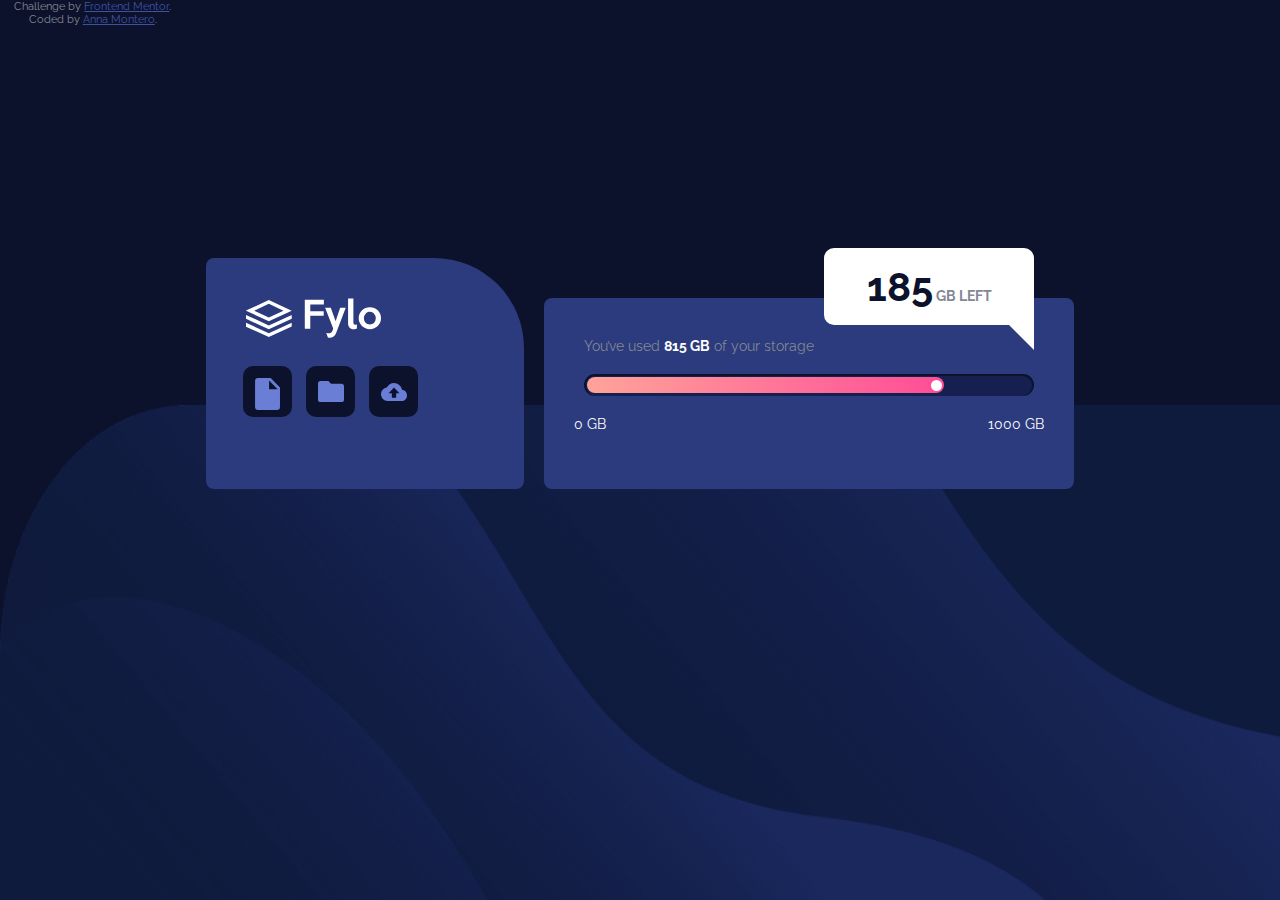
<file: 01-fylo-data-storage-component--completed/index.html>
<!DOCTYPE html>
<html lang="en">
  <head>
    <meta charset="UTF-8" />
    <meta name="viewport" content="width=device-width, initial-scale=1.0" />
    <!-- displays site properly based on user's device -->
    <link
      rel="icon"
      type="image/png"
      sizes="32x32"
      href="./images/favicon-32x32.png"
    />
    <link
      href="https://fonts.googleapis.com/css2?family=Raleway&display=swap"
      rel="stylesheet"
    />
    <title>Frontend Mentor | Fylo data storage component</title>
    <link rel="stylesheet" href="styles.css" />
  </head>
  <body>
    <div class="container">
      <img class="bg-bottom" src="images/bg-desktop.png" alt="" />
      <div class="fylo-container">
        <img id="logo" src="images/logo.svg" alt="" />
        <br />
        <div class="btn-container">
          <div class="btn">
            <img class="icons" src="images/icon-document.svg" alt="" />
          </div>
          <div class="btn">
            <img class="icons" src="images/icon-folder.svg" alt="" />
          </div>
          <div class="btn">
            <img class="icons" src="images/icon-upload.svg" alt="" />
          </div>
        </div>
      </div>
      <div class="storage-container">
        You’ve used <span class="storage">815 GB</span> of your storage
        <div id="storage-bar">
          <div id="storage-bar-fill">
            <div id="circle"></div>
          </div>
        </div>
        <span class="left-aligned">0 GB </span>
        <span class="right-aligned">1000 GB</span>
      </div>
      <div class="storage-remaining">
        <span class="storage-remaining-number">185</span> GB LEFT
      </div>

      <div class="attribution">
        Challenge by
        <a href="https://www.frontendmentor.io?ref=challenge" target="_blank"
          >Frontend Mentor</a
        >. Coded by <a href="#">Anna Montero</a>.
      </div>
    </div>
  </body>
</html>
</file>
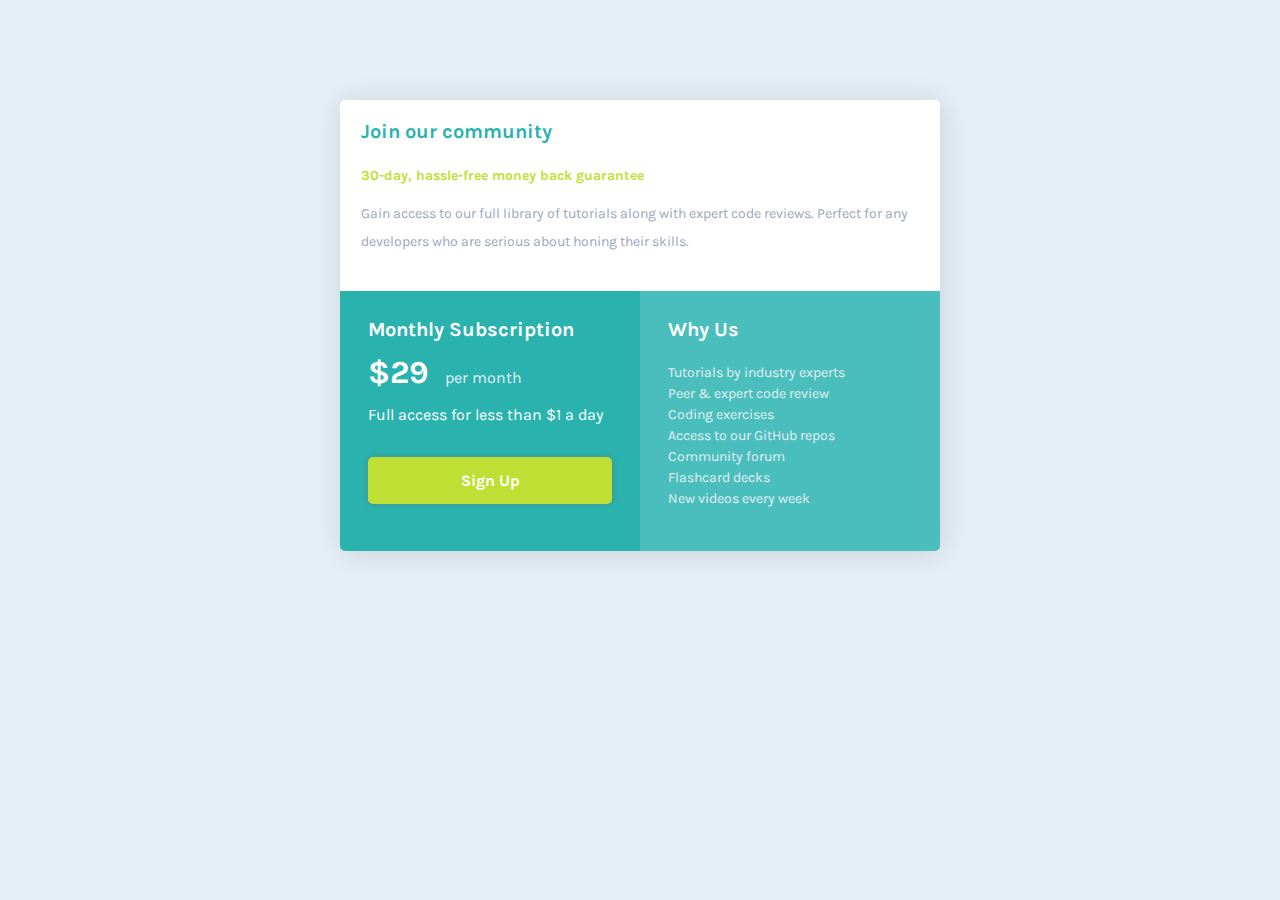
<file: 02-single-price-grid-component-master--completed/index.html>
<!DOCTYPE html>
<html lang="en">
  <head>
    <meta charset="UTF-8" />
    <meta name="viewport" content="width=device-width, initial-scale=1.0" />
    <!-- displays site properly based on user's device -->

    <link
      rel="icon"
      type="image/png"
      sizes="32x32"
      href="./images/favicon-32x32.png"
    />
    <link rel="preconnect" href="https://fonts.gstatic.com" />
    <link
      href="https://fonts.googleapis.com/css2?family=Karla:wght@400;700&display=swap"
      rel="stylesheet"
    />
    <link rel="stylesheet" href="style.css" />

    <title>Frontend Mentor | Single Price Grid Component</title>

    <!-- Feel free to remove these styles or customise in your own stylesheet 👍 -->
    <style>
      .attribution {
        font-size: 11px;
        text-align: center;
      }
      .attribution a {
        color: hsl(228, 45%, 44%);
      }
    </style>
  </head>
  <body>
    <main class="main">
      <div class="main__top container">
        <div class="col">
          <div class="top__text">
            <h2 class="title title--color">Join our community</h2>
            <h3 class="subtitle">30-day, hassle-free money back guarantee</h3>
            <p class="description description--top">
              Gain access to our full library of tutorials along with expert
              code reviews. Perfect for any developers who are serious about
              honing their skills.
            </p>
          </div>
        </div>
      </div>
      <div class="main__mid container">
        <div class="col">
          <div class="mid__text text--white">
            <h2 class="title">Monthly Subscription</h2>
            <h3 class="subtitle subtitle--mid-text">
              <span class="price">&dollar;29</span> per month
            </h3>
            <p class="description description--mid">
              Full access for less than &dollar;1 a day
            </p>
          </div>
          <a href="" class="btn">Sign Up</a>
        </div>
      </div>
      <div class="main__bottom container">
        <div class="col">
          <div class="bottom__text text--white">
            <h2 class="title">Why Us</h2>
            <ul class="description list">
              <li class="list-item">Tutorials by industry experts</li>
              <li class="list-item">Peer &amp; expert code review</li>
              <li class="list-item">Coding exercises</li>
              <li class="list-item">Access to our GitHub repos</li>
              <li class="list-item">Community forum</li>
              <li class="list-item">Flashcard decks</li>
              <li class="list-item">New videos every week</li>
            </ul>
          </div>
        </div>
      </div>
    </main>

    <footer>
      <p class="attribution">
        Challenge by
        <a href="https://www.frontendmentor.io?ref=challenge" target="_blank"
          >Frontend Mentor</a
        >. Coded by <a href="#">Anna Montero</a>.
      </p>
    </footer>
  </body>
</html>
</file>
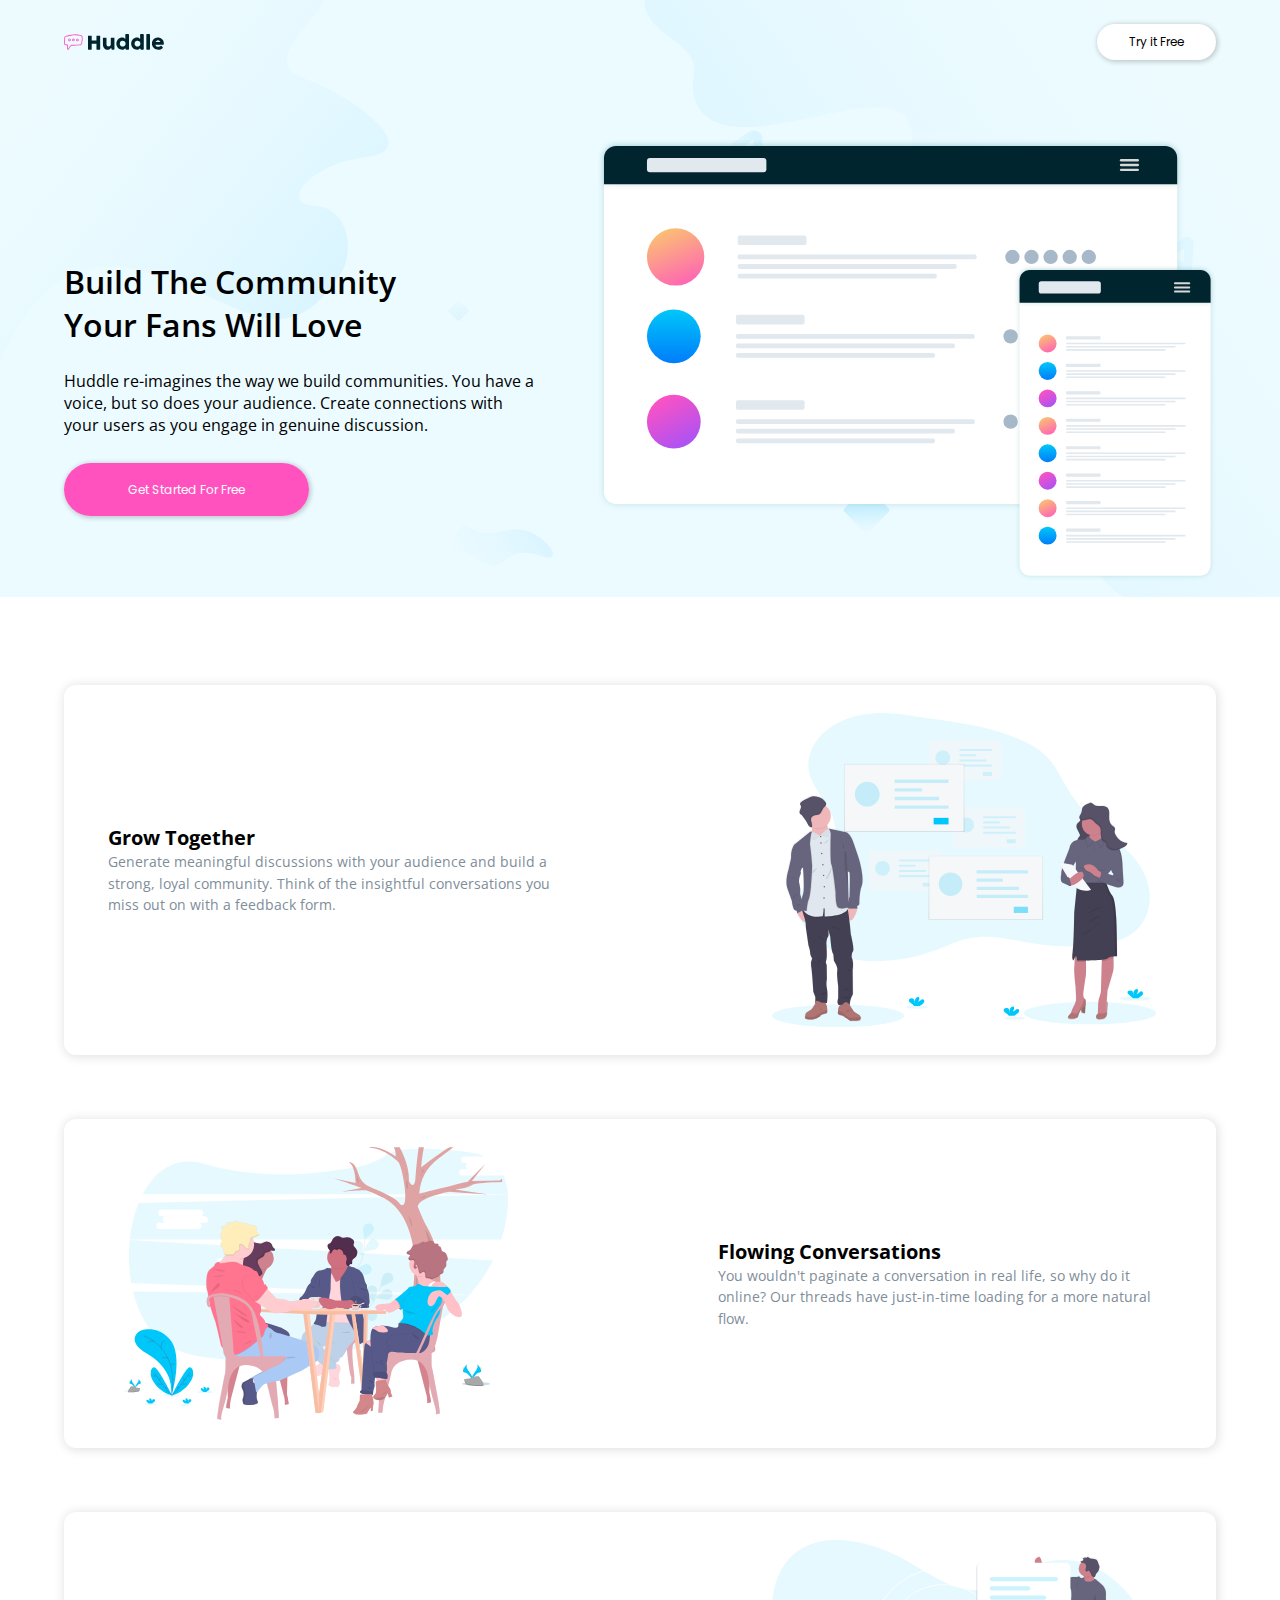
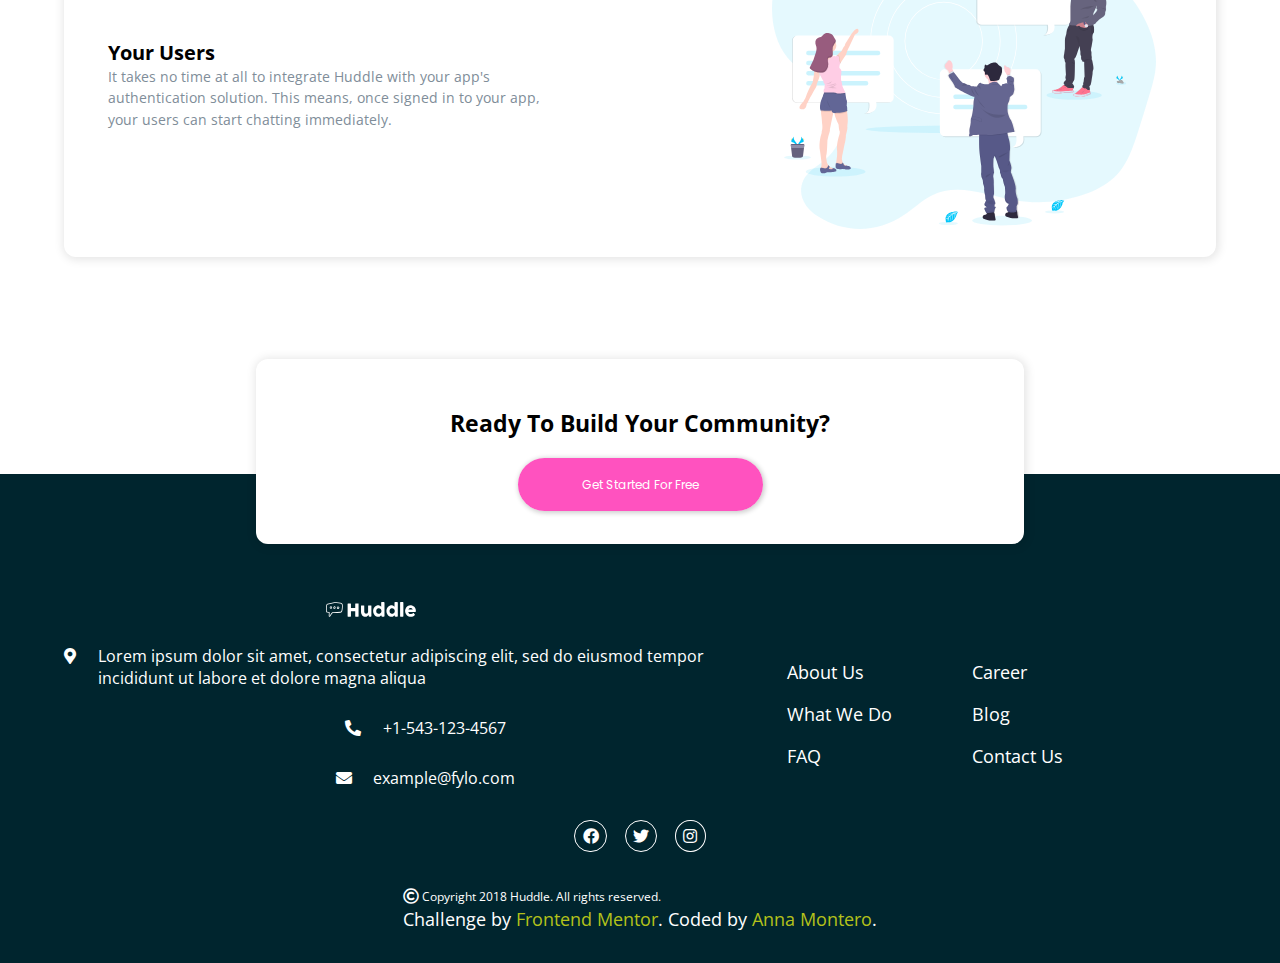
<file: 03-huddle-landing-page-with-alternating-feature-blocks--completed/index.html>
<!DOCTYPE html>
<html lang="en">
  <head>
    <meta charset="UTF-8" />
    <meta name="viewport" content="width=device-width, initial-scale=1.0" />
    <!-- displays site properly based on user's device -->
    <link
      rel="stylesheet"
      href="https://cdnjs.cloudflare.com/ajax/libs/font-awesome/5.15.2/css/all.min.css"
    />
    <link rel="preconnect" href="https://fonts.gstatic.com" />
    <link
      href="https://fonts.googleapis.com/css2?family=Open+Sans:wght@400;700&family=Poppins:wght@600&display=swap"
      rel="stylesheet"
    />
    <link
      rel="icon"
      type="image/png"
      sizes="32x32"
      href="./images/favicon-32x32.png"
    />

    <link rel="stylesheet" href="style.css">
    <title>
      Frontend Mentor | Fylo landing page with dark theme and features grid
    </title>

  </head>
  <body>
    <div class="hero">
      <div class="header container row">
        <img src="images/logo.svg" alt="" class="logo" />
        <a href="#" class="btn btn--white">Try it Free</a>
      </div>
      <div class="container">
        <div class="hero__text">
          <h1>Build The Community Your Fans Will Love</h1>
          <p>
            Huddle re-imagines the way we build communities. You have a voice,
            but so does your audience. Create connections with your users as you
            engage in genuine discussion.
          </p>
          <a href="#" class="btn btn--primary">Get Started For Free</a>
        </div>
        <img src="images/illustration-mockups.svg" alt="" class="img-mockup" />
      </div>
    </div>

    <main class="main container">
      <div class="card">
        <img src="images/illustration-grow-together.svg" alt="" class="img" />
        <div class="side__content">
          <div class="card__text">
            <h2>Grow Together</h2>
            <p>
              Generate meaningful discussions with your audience and build a
              strong, loyal community. Think of the insightful conversations you
              miss out on with a feedback form.
            </p>
        </div>
      </div>
      </div>
      <div class="card">
          <img
            src="images/illustration-flowing-conversation.svg"
            alt=""
            class="img"
          />
          <div class="side__content">
            <div class="card__text">
              <h2>Flowing Conversations</h2>
              <p>
                You wouldn't paginate a conversation in real life, so why do it
                online? Our threads have just-in-time loading for a more natural
                flow.
              </p>
            </div>
          </div>
        </div>
        <div class="card">
          <img src="images/illustration-your-users.svg" alt="" class="img" />
          <div class="side__content">
            <div class="card__text">
              <h2>Your Users</h2>
              <p>
                It takes no time at all to integrate Huddle with your app's
                authentication solution. This means, once signed in to your app,
                your users can start chatting immediately.
              </p>
            </div>
          </div>
        </div>
      </div>
      <div class="card card--bottom">
          <div class="card__text">
            <h2>Ready To Build Your Community?</h2>
            <a href="" class="btn btn--primary">Get Started For Free</a>
          </div>
        </div>
    </main>
    <footer class="footer">
      <div class="container">
        <div class="footer__text">
          <div class="col">
            <img src="images/logo-white.svg" alt="" class="logo--white" />
          </div>
          <div class="col location">
            <i class="fas fa-map-marker-alt"></i>
            <p>
              Lorem ipsum dolor sit amet, consectetur adipiscing elit, sed do
              eiusmod tempor incididunt ut labore et dolore magna aliqua
            </p>
          </div>
          <div class="col">
            <i class="fas fa-phone-alt"></i>
            <p>+1-543-123-4567</p>
          </div>
          <div class="col">
            <i class="fas fa-envelope"></i>
            <p>example@fylo.com</p>
          </div>

        </div>

          <nav class="nav">
            <ul class="nav__list">
              <li class="nav__item">About Us</li>
              <li class="nav__item">What We Do</li>
              <li class="nav__item">FAQ</li>
            </ul>
            <ul class="nav__list">
              <li class="nav__item">Career</li>
              <li class="nav__item">Blog</li>
              <li class="nav__item">Contact Us</li>
            </ul>
          </nav>



        </div>
      </div>
      <div class="social-icons container row">
        <i class="fab fa-facebook border--circle"></i>
        <i class="fab fa-twitter border--circle"></i>
        <i class="fab fa-instagram border--circle"></i>
      </div>

      <div class="other-info container">
        <div class="copyright">
          <p>
            <i class="far fa-copyright"></i
            ><span> Copyright 2018 Huddle. All rights reserved.</span>
          </p>

          <p class="attribution">
            Challenge by
            <a
              href="https://www.frontendmentor.io?ref=challenge"
              target="_blank"
              >Frontend Mentor</a
            >. Coded by <a href="#">Anna Montero</a>.
          </p>
        </div>
    </footer>
  </body>
</html>
</file>
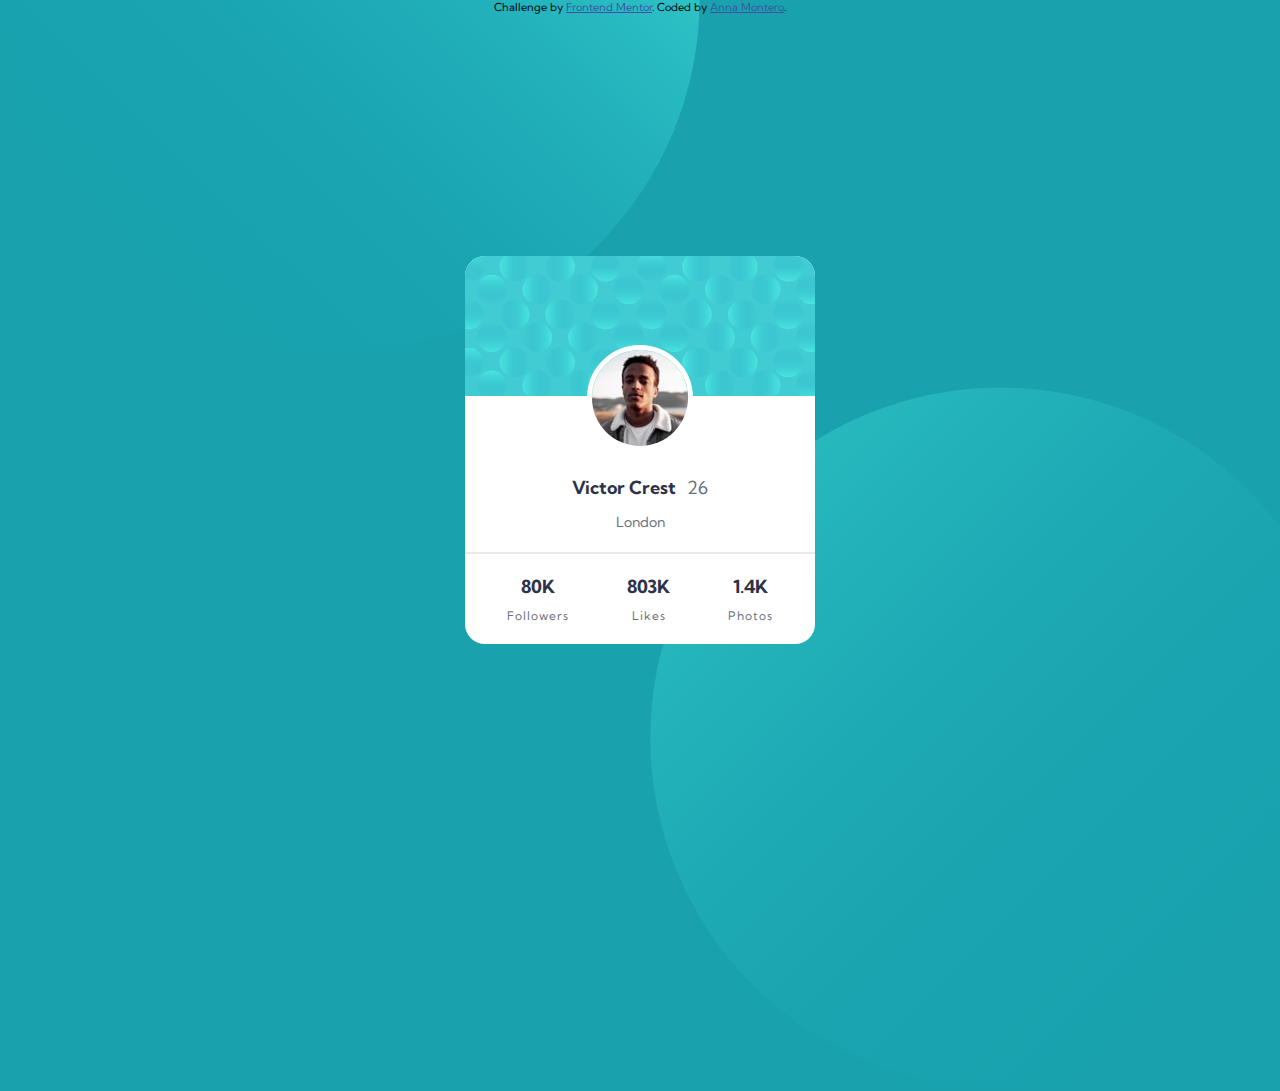
<file: 04-profile-card-component-main--completed/index.html>
<!DOCTYPE html>
<html lang="en">
  <head>
    <meta charset="UTF-8" />
    <meta name="viewport" content="width=device-width, initial-scale=1.0" />
    <!-- displays site properly based on user's device -->

    <link
      rel="icon"
      type="image/png"
      sizes="32x32"
      href="./images/favicon-32x32.png"
    />
    <link rel="preconnect" href="https://fonts.gstatic.com" />
    <link
      href="https://fonts.googleapis.com/css2?family=Kumbh+Sans:wght@400;700&display=swap"
      rel="stylesheet"
    />
    <link rel="stylesheet" href="style.css" />
    <title>Frontend Mentor | Profile card component</title>

    <!-- Feel free to remove these styles or customise in your own stylesheet 👍 -->
    <style></style>
  </head>
  <body>
    <div class="bg-img top-img">
      <img src="images/bg-pattern-top.svg" alt="" />
    </div>
    <div class="card">
      <img src="images/bg-pattern-card.svg" alt="" class="card__img" />
      <div class="card__main">
        <img src="images/image-victor.jpg" alt="" class="card__person__img" />
        <div class="container row">
          <div class="col">
            <div class="person-bio">
              <h3>Victor Crest <span class="person-age">26</span></h3>
            </div>
            <div class="person-city">London</div>
          </div>
        </div>
      </div>

      <div class="card__bottom">
        <div class="stats">
          <div class="container row">
            <div class="col">
              <h3>80K</h3>
              <p>Followers</p>
            </div>
            <div class="col">
              <h3>803K</h3>
              <p>Likes</p>
            </div>
            <div class="col">
              <h3>1.4K</h3>
              <p>Photos</p>
            </div>
          </div>
        </div>
      </div>
    </div>
    <div class="bg-img bottom-img">
      <img src="images/bg-pattern-bottom.svg" alt="" />
    </div>
    <!-- Attribution -->
    <div class="attribution">
      Challenge by
      <a href="https://www.frontendmentor.io?ref=challenge" target="_blank"
        >Frontend Mentor</a
      >. Coded by <a href="#">Anna Montero</a>.
    </div>
  </body>
</html>
</file>
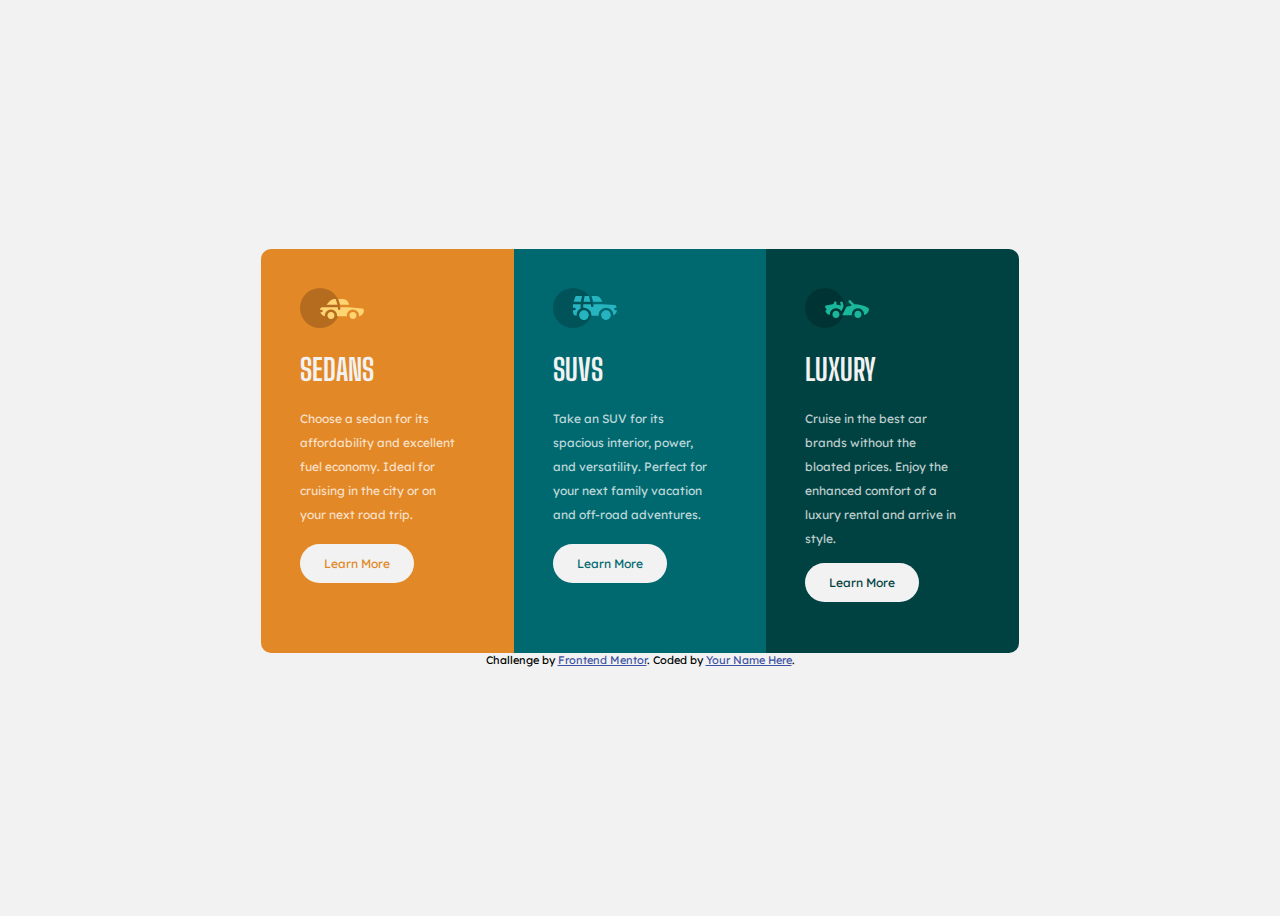
<file: 05-3-column-preview-card-component--completed/index.html>
<!DOCTYPE html>
<html lang="en">
  <head>
    <meta charset="UTF-8" />
    <meta name="viewport" content="width=device-width, initial-scale=1.0" />
    <!-- displays site properly based on user's device -->

    <link
      rel="icon"
      type="image/png"
      sizes="32x32"
      href="./images/favicon-32x32.png"
    />
    <link rel="preconnect" href="https://fonts.gstatic.com" />
    <link
      href="https://fonts.googleapis.com/css2?family=Big+Shoulders+Display:wght@700&family=Lexend+Deca&display=swap"
      rel="stylesheet"
    />
    <link rel="stylesheet" href="style.css" />

    <title>Frontend Mentor | 3-column preview card component</title>

    <!-- Feel free to remove these styles or customise in your own stylesheet 👍 -->
    <style>
      .attribution {
        font-size: 11px;
        text-align: center;
      }
      .attribution a {
        color: hsl(228, 45%, 44%);
      }
    </style>
  </head>
  <body>
    <div class="container row">
      <section class="section section--first">
        <div class="col">
          <img src="images/icon-sedans.svg" alt="" class="icon" />
          <h1 class="section__title">Sedans</h1>
          <p class="section__text">
            Choose a sedan for its affordability and excellent fuel economy.
            Ideal for cruising in the city or on your next road trip.
          </p>
          <a href="#" class="btn">Learn More</a>
        </div>
      </section>
      <section class="section section--second">
        <div class="col">
          <img src="images/icon-suvs.svg" alt="" class="icon" />
          <h1 class="section__title">SUVs</h1>
          <p class="section__text">
            Take an SUV for its spacious interior, power, and versatility.
            Perfect for your next family vacation and off-road adventures.
          </p>
          <a href="#" class="btn">Learn More</a>
        </div>
      </section>
      <section class="section section--third">
        <div class="col">
          <img src="images/icon-luxury.svg" alt="" class="icon" />
          <h1 class="section__title">Luxury</h1>
          <p class="section__text">
            Cruise in the best car brands without the bloated prices. Enjoy the
            enhanced comfort of a luxury rental and arrive in style.
          </p>
          <a href="#" class="btn">Learn More</a>
        </div>
      </section>
    </div>
  </body>
  <footer>
    <div class="attribution">
      Challenge by
      <a href="https://www.frontendmentor.io?ref=challenge" target="_blank"
        >Frontend Mentor</a
      >. Coded by <a href="#">Your Name Here</a>.
    </div>
  </footer>
</html>
</file>
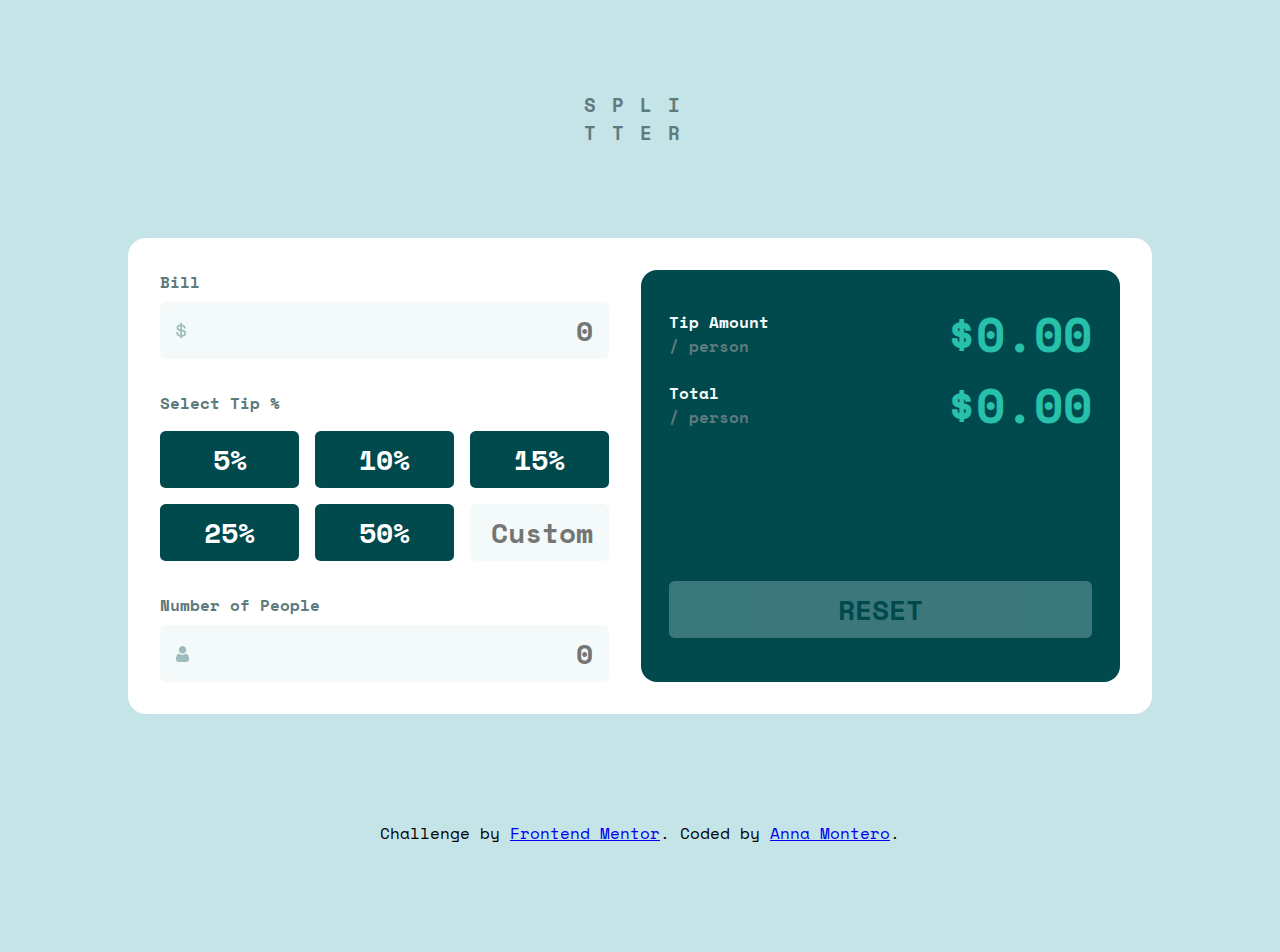
<file: 06-tip-calculator-app--completed/index.html>
<!DOCTYPE html>
<html lang="en">
  <head>
    <meta charset="UTF-8" />
    <meta name="viewport" content="width=device-width, initial-scale=1.0" />
    <!-- displays site properly based on user's device -->

    <link rel="icon" type="image/png" sizes="32x32" href="./images/favicon-32x32.png" />
    <link rel="preconnect" href="https://fonts.googleapis.com" />
    <link rel="preconnect" href="https://fonts.gstatic.com" crossorigin />
    <link href="https://fonts.googleapis.com/css2?family=Space+Mono:wght@400;700&display=swap" rel="stylesheet" />
    <title>Tip calculator app</title>
    <link rel="stylesheet" href="css/styles.css" />
  </head>
  <body>
    <h3 class="title">Spli</h3>
    <div class="card">
      <div class="flex">
        <div class="col col--input">
          <label class="input-label" for="bill">Bill</label>
          <div class="input-field" id="billContainer">
            <input class="input-field__input" type="number" id="bill" name="bill" placeholder="0" min="0" />
            <img src="images/icon-dollar.svg" alt="" />
          </div>
          <p>Select Tip %</p>
          <div class="grid wrapper">
            <button class="grid__input btn btn--tip" value="5">5%</button>
            <button class="grid__input btn btn--tip" value="10">10%</button>
            <button class="grid__input btn btn--tip" value="15">15%</button>
            <button class="grid__input btn btn--tip" value="25">25%</button>
            <button class="grid__input btn btn--tip" value="50">50%</button>
            <div class="input-field">
              <input class="grid__input input-field__input" id="input-tip" type="number" placeholder="Custom" min="0" />
            </div>
          </div>
          <label class="input-label" for="num-of-people">Number of People</label>
          <div class="input-field" id="numOfPeopleContainer">
            <input type="number" class="input-field__input" id="numOfPeople" name="num-of-people" placeholder="0" min="0" />
            <img src="images/icon-person.svg" alt="" />
          </div>
        </div>
        <div class="col col--dark result">
          <div class="result__content">
            <div class="col">
              <p class="result__label">Tip Amount</p>
              <h1 class="result__num" id="numTipAmount">0.00</h1>
            </div>
            <div class="col">
              <p class="result__label">Total</p>
              <h1 class="result__num" id="numTotal">0.00</h1>
            </div>
          </div>
          <button class="btn btn--reset" id="btnReset">Reset</button>
        </div>
      </div>
    </div>
    <div class="attribution">
      Challenge by
      <a href="https://www.frontendmentor.io?ref=challenge" target="_blank">Frontend Mentor</a>. Coded by <a href="https://github.com/Bluechai03">Anna Montero</a>.
    </div>

    <script src="script.js"></script>
  </body>
</html>
</file>
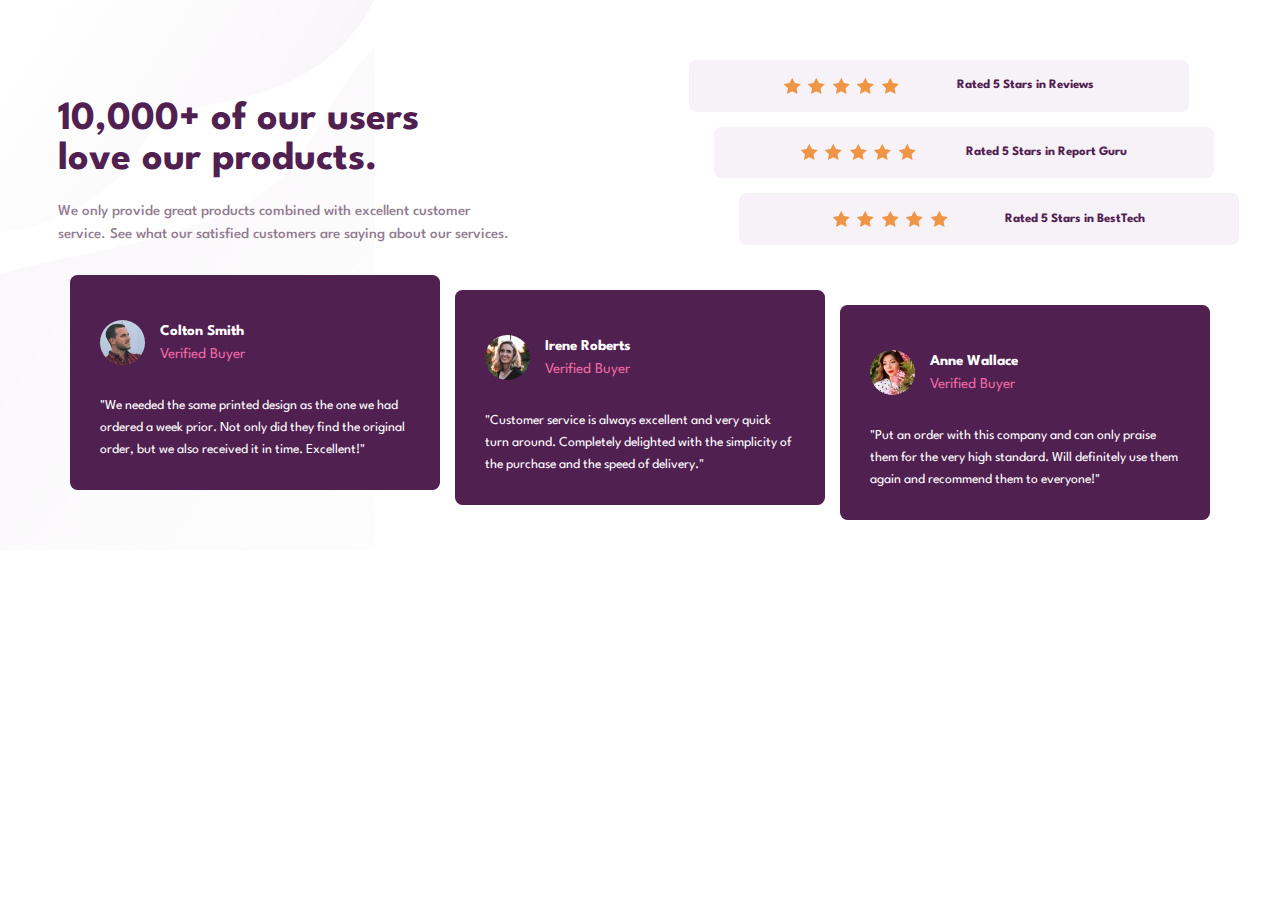
<file: 07-social-proof-section-master/index.html>
<!DOCTYPE html>
<html lang="en">
  <head>
    <meta charset="UTF-8" />
    <meta name="viewport" content="width=device-width, initial-scale=1.0" />
    <!-- displays site properly based on user's device -->

    <link rel="icon" type="image/png" sizes="32x32" href="./images/favicon-32x32.png" />
    <link rel="preconnect" href="https://fonts.googleapis.com" />
    <link rel="preconnect" href="https://fonts.gstatic.com" crossorigin />
    <link
      href="https://fonts.googleapis.com/css2?family=Spartan:wght@400;500;700&display=swap"
      rel="stylesheet"
    />
    <title>Frontend Mentor | Social proof section</title>
    <link rel="stylesheet" href="css/styles.css" />
  </head>
  <body>
    <img
      src="images/bg-pattern-top-mobile.svg"
      alt=""
      class="background-img background-img--top"
    />
    <div class="container">
      <section class="section section--left">
        <div class="section__content">
          <h1 class="title">10,000+ of our users love our products.</h1>
          <p class="description">
            We only provide great products combined with excellent customer service. See
            what our satisfied customers are saying about our services.
          </p>
        </div>
      </section>
      <section class="section section--right">
        <div class="rating rating--first">
          <div class="rating__stars">
            <img src="images/icon-star.svg" alt="" /><img
              src="images/icon-star.svg"
              alt=""
            /><img src="images/icon-star.svg" alt="" /><img
              src="images/icon-star.svg"
              alt=""
            /><img src="images/icon-star.svg" alt="" />
          </div>
          <p class="rating__description">Rated 5 Stars in Reviews</p>
        </div>
        <div class="rating rating--second">
          <div class="rating__stars">
            <img src="images/icon-star.svg" alt="" /><img
              src="images/icon-star.svg"
              alt=""
            /><img src="images/icon-star.svg" alt="" /><img
              src="images/icon-star.svg"
              alt=""
            /><img src="images/icon-star.svg" alt="" />
          </div>
          <p class="rating__description">Rated 5 Stars in Report Guru</p>
        </div>
        <div class="rating rating--third">
          <div class="rating__stars">
            <img src="images/icon-star.svg" alt="" /><img
              src="images/icon-star.svg"
              alt=""
            /><img src="images/icon-star.svg" alt="" /><img
              src="images/icon-star.svg"
              alt=""
            /><img src="images/icon-star.svg" alt="" />
          </div>
          <p class="rating__description">Rated 5 Stars in BestTech</p>
        </div>
      </section>
      <section class="section section--middle">
        <div class="card review review--first">
          <div class="review__profile">
            <img src="images/image-colton.jpg" alt="" class="review__img" />
            <h4 class="review__author">Colton Smith</h4>
          </div>
          <p class="review__description">
            "We needed the same printed design as the one we had ordered a week prior. Not
            only did they find the original order, but we also received it in time.
            Excellent!"
          </p>
        </div>
        <div class="card review review--second">
          <div class="review__profile">
            <img src="images/image-irene.jpg" alt="" class="review__img" />
            <h4 class="review__author">Irene Roberts</h4>
          </div>
          <p class="review__description">
            "Customer service is always excellent and very quick turn around. Completely
            delighted with the simplicity of the purchase and the speed of delivery."
          </p>
        </div>
        <div class="card review review--third">
          <div class="review__profile">
            <img src="images/image-anne.jpg" alt="" class="review__img" />
            <h4 class="review__author">Anne Wallace</h4>
          </div>
          <p class="review__description">
            "Put an order with this company and can only praise them for the very high
            standard. Will definitely use them again and recommend them to everyone!"
          </p>
        </div>
      </section>
      <!-- <div class="attribution">
        Challenge by
        <a href="https://www.frontendmentor.io?ref=challenge" target="_blank"
          >Frontend Mentor</a
        >. Coded by <a href="#">Your Name Here</a>.
      </div> -->
    </div>
    <img
      src="images/bg-pattern-bottom-mobile.svg"
      alt=""
      class="background-img background-img--bottom"
    />
  </body>
</html>
</file>
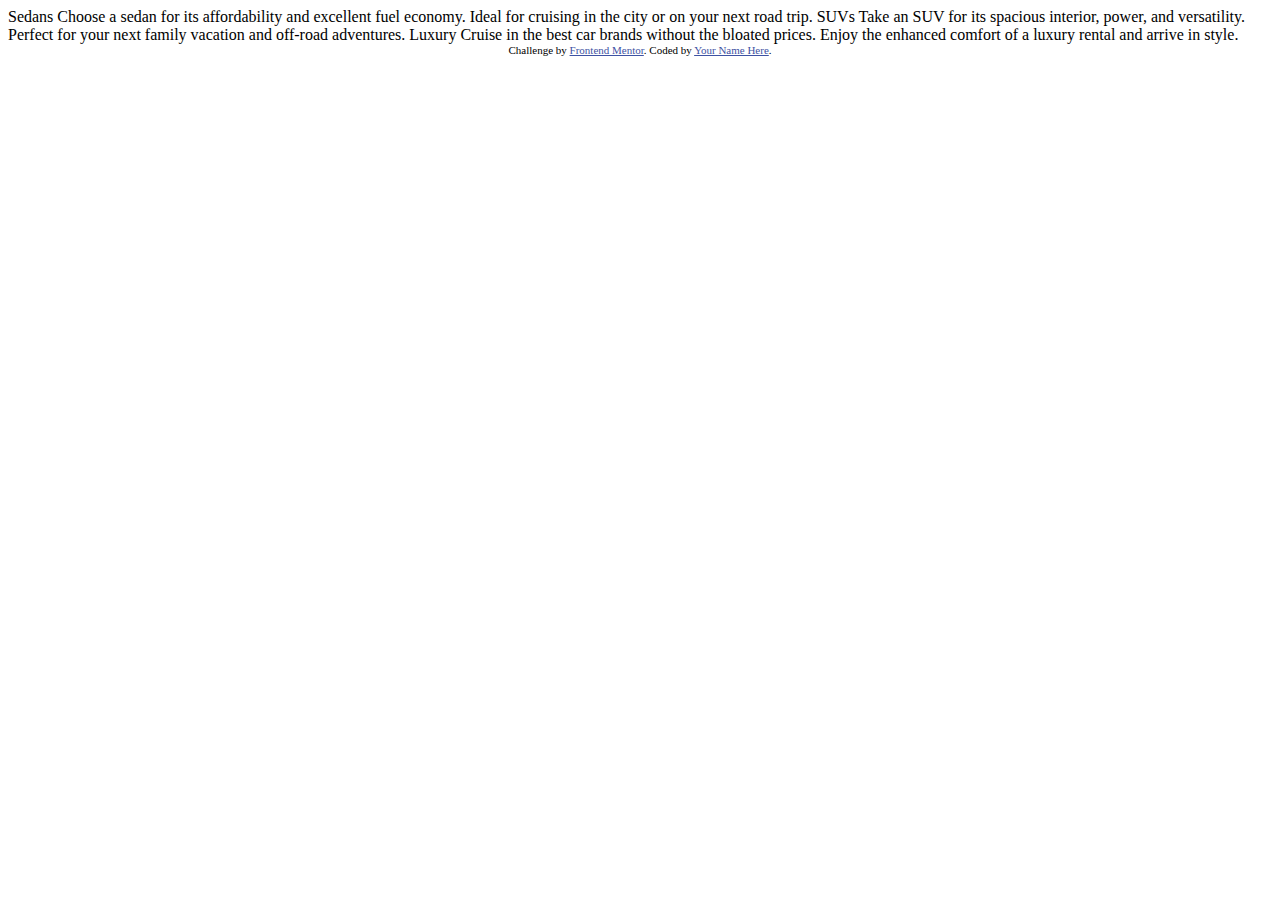
<file: 3-column-preview-card-component-main/index.html>
<!DOCTYPE html>
<html lang="en">
<head>
  <meta charset="UTF-8">
  <meta name="viewport" content="width=device-width, initial-scale=1.0"> <!-- displays site properly based on user's device -->

  <link rel="icon" type="image/png" sizes="32x32" href="./images/favicon-32x32.png">
  
  <title>Frontend Mentor | 3-column preview card component</title>

  <!-- Feel free to remove these styles or customise in your own stylesheet 👍 -->
  <style>
    .attribution { font-size: 11px; text-align: center; }
    .attribution a { color: hsl(228, 45%, 44%); }
  </style>
</head>
<body>
  
  Sedans
  Choose a sedan for its affordability and excellent fuel economy. Ideal for cruising in the city 
  or on your next road trip.

  SUVs
  Take an SUV for its spacious interior, power, and versatility. Perfect for your next family vacation 
  and off-road adventures.

  Luxury
  Cruise in the best car brands without the bloated prices. Enjoy the enhanced comfort of a luxury 
  rental and arrive in style.
  
  <div class="attribution">
    Challenge by <a href="https://www.frontendmentor.io?ref=challenge" target="_blank">Frontend Mentor</a>. 
    Coded by <a href="#">Your Name Here</a>.
  </div>
</body>
</html>
</file>
<file: 01-fylo-data-storage-component--completed/styles.css>
body {
  margin: 0;
  padding: 0;
  background-color: hsl(229, 57%, 11%);
  position: relative;
  width: 100vw;
  height: 100vh;
  color: hsl(229, 7%, 55%);
  font-family: "Raleway", sans-serif;
  font-weight: 400;
  text-align: center;
  font-size: 14px;
}

.container {
  width: 100%;
  height: 100%;
  position: relative;
  display: grid;
  grid-template-columns: 0.7fr 1.2fr 2fr 0.7fr;
  grid-template-rows: 0.8fr 1fr 1.5fr;
  grid-gap: 20px;
  grid-template: repeat(auto-fill, minmax(200px, 1fr));
}

.fylo-container {
  grid-area: 2/2/3/3;
  background-color: hsl(228, 49%, 33%);
  width: auto;
  margin: 30px 0 0;
  padding: 30px;
  border-radius: 8px 90px 8px 8px;
  text-align: left;
}

.btn-container {
  display: flex;
}

.btn {
  display: flex;
  flex-direction: column;
  background-color: hsl(229, 57%, 11%);
  padding: 12px;
  border-radius: 10px;
  margin: 5px 7px;
  width: 25px;
  height: 27px;
}

.icons {
  margin: auto;
  width: 26px;
}

.folder {
  background-color: hsl(229, 57%, 11%);
  padding: 12px;
  border-radius: 10px;
  margin: 5px;
  width: 24px;
  height: 24px;
}

.upload {
  background-color: hsl(229, 57%, 11%);
  padding: 12px;
  border-radius: 10px;
  margin: 5px;
  width: 24px;
  height: 24px;
}

.storage-container {
  position: relative;
  grid-area: 2/3/3/4;
  background-color: hsl(228, 49%, 33%);
  width: auto;
  margin: 70px 0 0;
  top: 0px;
  padding: 40px;
  border-radius: 8px;
  text-align: left;
}

.left-aligned {
  color: white;
  position: absolute;
  left: 30px;
}

.right-aligned {
  color: white;
  position: absolute;
  right: 30px;
}

.storage {
  font-weight: 700;
  color: white;
}

.storage-remaining {
  grid-area: 2/3/3/4;
  display: inline-block;
  background-color: white;
  font-size: 14px;
  font-weight: 700;
  padding: 15px 5px;
  border-radius: 10px;
  width: 200px;
  position: absolute;
  top: 20px;
  right: 40px;
  text-align: center;
}

/* Pointed Corner solution by Mahesh-Yadav in FrontEnd Mentor */
.storage-remaining::after {
  content: "";
  width: 0;
  height: 0;
  border-top: solid 40px white;
  border-left: solid 40px transparent;
  position: absolute;
  right: 0px;
  bottom: -25px;
}

.storage-remaining-number {
  display: inline-block;
  background-color: white;
  font-size: 2.5rem;
  color: hsl(229, 57%, 11%);
}

.bg-bottom {
  position: absolute;
  bottom: 0;
  left: 0;
  width: 100%;
  height: 55%;
  z-index: -1;
}

.attribution {
  font-size: 11px;
  text-align: center;
}
.attribution a {
  color: hsl(228, 45%, 44%);
}

#logo {
  margin: 10px 10px 20px;
}

#storage-bar {
  border: 2px solid hsl(229, 57%, 11%);
  border-bottom: none;
  border-radius: 100px;
  height: 20px;
  margin: 20px auto;
  background-color: hsl(229, 58%, 20%);
}

#storage-bar-fill {
  position: relative;
  background-color: white;
  height: 80%;
  width: 80%;
  border-radius: 100px;
  background-image: linear-gradient(
    to right,
    hsl(6, 100%, 80%),
    hsl(335, 100%, 65%)
  );
  margin: 1px;
}

#circle {
  height: 11px;
  width: 11px;
  background-color: white;
  border-radius: 50px;
  margin: 0px;
  position: absolute;
  right: 2px;
  top: 2.1px;
}
</file>
<file: 02-single-price-grid-component-master--completed/style.css>
*,
*::before,
*::after {
  box-sizing: border-box;
}

body {
  margin: 0;
  padding: 0;
  background: hsl(204, 43%, 93%);
  font-family: "Karla", sans-serif;
  font-weight: 400;
  font-size: 14px;
}

ul {
  margin: 0;
  padding: 0;
}

li {
  list-style: none;
}

/* Typography */

h2,
h3,
p {
  margin: 0;
}

p {
}

h2 {
  font-size: 20px;
  margin-bottom: 1.125em;
  font-weight: 700;
}

h3 {
  font-size: 16px;
}

.text--white {
  color: white;
}

.description {
  margin: 1em 0;
}

.description--top {
  color: hsl(218, 22%, 67%);
  line-height: 2em;
}

.description--mid {
  font-size: 16px;
}

.mid__text {
  display: flex;
  flex-direction: column;
}

.subtitle {
  color: hsl(71, 73%, 54%);
  font-size: 14px;
}

.subtitle--mid-text {
  color: hsl(204, 43%, 93%);
  font-weight: 400;
  font-size: 16px;
}

.price {
  color: white;
  font-size: 32px;
  font-weight: bold;
  margin-right: 0.75rem;
}

.title--color {
  color: hsl(179, 62%, 43%);
}

.list {
  color: hsl(204, 43%, 93%);
}

a {
  display: block;
}

a:hover {
  color: #fff;
  opacity: 0.7;
}

.btn {
  background: hsl(71, 73%, 54%);
  margin-top: 1em;
  padding: 0.8em;
  text-align: center;
  text-decoration: none;
  font-weight: bold;
  font-size: 16px;
  color: #fff;
  border-radius: 5px;
  box-shadow: 0px 0px 5px 1px rgba(110, 110, 110, 0.4);
}

/* -------- */

.main {
  display: flex;
  flex-direction: column;
  width: 80%;
  max-width: 300px;
  margin: auto;
  box-shadow: 2px 2px 30px 3px rgba(0, 0, 0, 0.1);
  position: relative;
  top: 100px;
  border-radius: 5px;
  line-height: 1.5em;
  overflow: hidden;
}

.container {
  padding: 1.5em;
  display: flex;
  flex-direction: column;
}

.row {
  flex-direction: row;
}

.main__top {
  background: #fff;
}

.main__mid {
  background: hsl(179, 62%, 43%);
}

.main__bottom {
  background: rgba(74, 190, 189, 255);
}

@media only screen and (min-width: 1000px) {
  .main {
    display: grid;
    grid-template-columns: 1fr 1fr;
    justify-content: center;
    margin: auto;

    max-width: 600px;
  }

  .main__top {
    grid-area: 1/1/3/3;
  }

  .main__mid,
  .main__bottom {
    padding: 2em;
  }
}
</file>
<file: 03-huddle-landing-page-with-alternating-feature-blocks--completed/style.css>
*,
*::before,
*::after {
  box-sizing: border-box;
}

/* font-family: 'Open Sans', sans-serif; */
/* font-family: 'Poppins', sans-serif; */


body {
  margin: 0;
  padding: 0;
  text-align: center;
  font-family: "Poppins", sans-serif;
  /* font-size: 1.125rem; */
}

img {
  width: 100%;
}

/* Typography */

h1,
h2 {
  font-family: "Open Sans", sans-serif;
}

h1 {
  font-size: 1.5rem;
  margin: 0 20px;
  font-weight: 600;
}

p {
  font-family: "Open Sans", sans-serif;
  font-weight: 400;
  margin: 0;
}

.hero__text p {
  padding-bottom: 2.5rem;

}

ul{
  list-style: none;
  margin: 0;
  padding: 0;
}

li{
  text-decoration: none;
}

.nav{
  margin-top: 2.5em;
}

.nav__list{
  font-family: 'Open Sans', sans-serif;
}

.nav__item{
  margin: 1em 0;
  font-size: 1.125rem;
}

i {
  margin-top: 0.2rem;
}

.hero__text {
  margin: 5rem auto;
  margin-bottom: 2.5rem;
  padding: 0 0.5rem;
  width: 95%;
}

.hero__text > h1 {
  margin-bottom: 1.5rem;
}

.card__text {
  margin: 0em 1.02rem;
}

.card h2 {
  font-size: 1.25rem;
  margin-top: 2.5em;
}

.card p {
  font-size: 0.875rem;
  color: hsl(208, 11%, 55%);
  line-height: 1.35rem;
}


.card--bottom h2 {
  margin-top: 0;
  margin-bottom: 2rem;
  font-size: 1.125rem;
}

.card--bottom .btn {
  padding: 0.7rem 2.75rem;
}

.footer__text {
  text-align: left;
  color: white;
}


.footer__text p {
  display: inline-block;
  margin-left: 1.35em;
  max-width: 87%;
}

.copyright p {
    justify-self: flex-start;
    margin: 0;
}

.copyright span{
  font-size: 0.75rem;
  text-align: center;
  }

a {
  text-decoration: none;
  color: white;
  font-size: 0.75rem;
}

a:hover {
  transform: translateY(1px);
}

.btn {
  padding: 0.7rem 4rem;
  border-radius: 50px;
  box-shadow: 1px 1px 5px 1px rgba(0, 0, 0, 0.2);
}

.btn--primary {
  background: hsl(322, 100%, 66%);
}

.btn--white {
  padding: 0.35em 2em;
  background-color: white;
  color: black;
}

.attribution {
  font-size: 1.125rem;
  text-align: center;
  color: white;
}
.attribution a {
  font-size: 1.125rem;
  color: hsl(65, 76%, 43%);
}

.attribution a:focus{
  transform: rotate(5deg);
  transform: scale(2,2);
}

/* Layout */

.container {
  /* border: 2px solid red; */
  width: 90%;
  margin: 0 auto;
  display: flex;
  flex-direction: column;
}

.row {
  flex-direction: row;
  justify-content: space-between;
}

.col {
  justify-self: center;
  align-self: flex-start;
  display: flex;
  margin-bottom: 1.75em;
}


.logo {
  width: 30%;
  max-width: 100px;
  align-self: center;
}

.logo--white {
  width: 45%;
  max-width: 200px;
}

.main{
  margin-top: 3.5rem;
}

.card {
  background: #fff;
  border-radius: 12px;
  box-shadow: 1px 1px 10px 2px rgba(0, 0, 0, 0.1);
  padding: 1.75em;
  margin-bottom: 2.75em;
}

.card--bottom {
  transform: translateY(70px);
  margin-top: -120px;
  padding: 3em 0;
}

.hero {
  padding-top: 1.5rem;
  background: url(images/bg-hero-mobile.svg) no-repeat;
  background-size: cover;
  background-color: hsl(193, 100%, 96%);
}

.img {
  width: 85%;
  margin-top: 2rem;
}

.img-mockup {
  padding: 1rem;
}

.footer {
  background: hsl(192, 100%, 9%);
  padding-top: 8em;
  color: white;
}

.social-icons{
  justify-content:center;
  gap: 1.125em;
}


.border--circle{
  border: 1px solid white;
  border-radius: 50%;
  padding: 0.45em;
}

.copyright {
  margin: 2rem auto;
  text-align: center;
}


@media screen and (min-width: 900px){
  body{
    text-align: left;
  }

  .img {
    width: 35%;
    margin: 0 2rem;
  }

  .img-mockup{
    padding-right: 0;
    width: 55%;
    justify-self: flex-end;
    align-self: center;
  }

  i{
    color: white;
  }

  /* Typography */
  h1{
    width: 80%;
    font-size: 2rem;
    margin: 0;
  }

  h2{
    margin: 0;
  }

  .hero__text {
    padding: 0;
    width: 45%;
    align-self: center;
    margin-right: 3rem;
  }


  .card__text h2{
    margin-top: 0;
  }

  .btn, 
  .card--bottom .btn{
    padding: 1.125rem 4rem;
  
  }

  .btn--white{
    padding: .56rem 2rem;
  }




  /* Layout */
  .hero{
  background: url(images/bg-hero-desktop.svg) no-repeat;
  background-size: cover;
  background-color: hsl(193, 100%, 96%);

}

  .hero .container + .container{
    display: flex;
    flex-direction: row;
    margin-top: 4rem;

  }



  .card{
    display: flex;
    flex-direction: row-reverse;
    align-items: center;
    justify-content: space-between;
    margin: 2rem auto;

 }

  .card:nth-child(2){
    flex-direction: row;
  }

  .card__text{
    width: 70%;
  }

  .card:nth-child(2) .card__text{
    margin-left: auto;
  }

  .side__content{
    width: 75%;
    justify-self: flex-end;
  }

  .card--bottom {
    margin: 0 12rem;

  }

  .card--bottom .card__text{
    text-align: center;
    width: 100%;
  }
  .card--bottom h2 {
    margin-top: 0;
    margin-bottom: 2rem;
    font-size: 1.45rem;
  }

  .footer .container{
    display: flex;
    flex-direction: row;
  }

  .nav{
    display: flex;
    gap: 5em;
    color: white;
    width: 50%;
  }

}
</file>
<file: 04-profile-card-component-main--completed/style.css>
*,
*::before,
*::after {
  box-sizing: border-box;
}

body {
  margin: 0;
  padding: 0;
  display: flex;
  flex-direction: column;
  position: relative;
  background-color: hsl(185, 75%, 39%);
  font-family: "Kumbh Sans", sans-serif;
  overflow: hidden;
  height: 100vh;
}

h1,
h2,
h3,
p {
  margin: 0;
}

img {
  max-width: 100%;
}

/* Attribution */

.attribution {
  position: absolute;
  top: 0;
  justify-self: center;
  align-self: center;
  font-size: 11px;
  text-align: center;
}
.attribution a {
  color: hsl(228, 45%, 44%);
}

/* Background circles */

.bg-img {
  width: 700px;
  position: absolute;
  opacity: 0.5;
}

.top-img {
  align-self: flex-start;
  justify-self: flex-start;
  transform: translateX(-73%) translateY(-55%);
}

.bottom-img {
  align-self: flex-end;
  justify-self: flex-end;
  transform: translateX(71%) translateY(45%);
}

@media screen and (min-width: 1024px) {
  .bg-img {
    opacity: 1;
  }
  .top-img {
    transform: translateY(-50%);
  }

  .bottom-img {
    transform: translateX(10%) translateY(55%);
  }
}

/* Card */

.card {
  align-self: center;
  justify-self: center;
  background: white;
  color: hsl(227, 10%, 46%);
  margin: auto;
  text-align: center;
  font-size: 14px;
  border-radius: 20px;
  overflow: hidden;
  width: 90%;
  max-width: 350px;
  z-index: 1;
}

.card h3 {
  font-size: 1.125rem;
  font-weight: 700;
  color: hsl(229, 23%, 23%);
}

/* Card main */

.card__person__img {
  border: 5px solid #fff;
  border-radius: 50%;
  transform: translateY(-55px);
  margin-bottom: -55px;
}

.person-age {
  color: hsl(227, 10%, 46%);
  font-weight: 400;
  margin-left: 0.4em;
}

.person-city {
  margin-top: 1em;
}

/* Card bottom */

.card__bottom::before {
  display: block;
  content: "";
  width: 100%;
  border: 1px solid hsl(0, 0%, 59%);
  opacity: 0.2;
}

.card__bottom {
  align-self: center;
}

.card__bottom .container {
  justify-content: space-between;
}

.stats {
  padding: 0 1em;
}

.stats p {
  margin-top: 10px;
  font-size: 12px;
  letter-spacing: 1px;
}

/* Container */

.container {
  margin: 0 auto;
  padding: 1.5em 2em;
}

.row {
  display: flex;
  justify-content: center;
}

.col {
  display: flex;
  flex-direction: column;
}
</file>
<file: 05-3-column-preview-card-component--completed/style.css>
*,
*::before,
*::after {
  box-sizing: border-box;
}

body {
  display: flex;
  flex-direction: column;
  justify-content: center;
  align-items: center;
  height: 100vh;
  overflow: hidden;
  background: hsl(0, 0%, 95%);
  font-family: "Lexend Deca", sans-serif;
  font-weight: 400;
  font-size: 12px;
}

/* Typography */
h1 {
  font-family: "Big Shoulders Display", cursive;
  text-transform: uppercase;
  font-size: 2.5em;
}

.btn {
  display: inline-block;
  padding: 1em 2em;
  border-radius: 50px;
  text-decoration: none;
  margin-bottom: 1em;
}

/* Layout */
.container {
  display: flex;
  flex-direction: column;
  border-radius: 10px;
  overflow: hidden;
  width: 80%;
  max-width: 500px;
}

.container > * {
  width: 100%;
}

.col {
  padding: 3.25em;
  width: 100%;
  max-height: 100%;
}

/* Section */
.section--first .btn {
  color: hsl(31, 77%, 52%);
}

.section--second .btn {
  color: hsl(184, 100%, 22%);
}

.section--third .btn {
  color: hsl(179, 100%, 13%);
}

.btn {
  background: hsl(0, 0%, 95%);
}

.btn:focus,
.btn:hover {
  outline: 2px solid white;
  color: white;
}

.section--first,
.section--first .btn:hover {
  background: hsl(31, 77%, 52%);
}

.section--second,
.section--second .btn:hover {
  background: hsl(184, 100%, 22%);
}

.section--third,
.section--third .btn:hover {
  background: hsl(179, 100%, 13%);
}

.section__title {
  color: hsl(0, 0%, 95%);
}

.section__text {
  color: hsla(0, 0%, 100%, 0.75);
  line-height: 2;
  min-height: 125px;
  width: 90%;
  max-width: 450px;
}

@media screen and (min-width: 1100px) {
  .container {
    display: flex;
    flex-direction: row;
    width: 60%;
    max-width: none;
    border-radius: 10px;
  }

  .container > * {
    width: 100%;
  }

  .col {
    padding: 3.25em;
    width: 100%;
    max-height: 100%;
  }
}
</file>
<file: 06-tip-calculator-app--completed/css/styles.css>
:root {
  --clr-primary: hsl(172, 67%, 45%);
  --clr-primary-dark: hsl(183, 100%, 15%);
  --clr-primary-light: hsl(185, 41%, 84%);
  --clr-gray-dark: hsl(186, 14%, 43%);
  --clr-gray: hsl(184, 14%, 56%);
  --clr-cream: hsl(189, 41%, 97%);
  --clr-error: rgb(255, 126, 126);
}

.input-field, .result__content, .result__content .col {
  display: flex;
  align-items: center;
}

*,
*::before,
*::after {
  box-sizing: border-box;
}

h1,
h2,
h3,
p {
  margin: 0;
}

p,
label {
  font-weight: 600;
  color: var(--clr-gray-dark);
  display: block;
}

body {
  margin: auto;
  padding: 0;
  background: var(--clr-primary-light);
  font-family: 'Space Mono', monospace;
  min-height: 100vh;
  width: 100%;
  max-width: 1024px;
  display: flex;
  flex-direction: column;
  display: grid;
  place-items: center stretch;
}

@media screen and (min-width: 52em) {
  body {
    grid-template-rows: 1fr 2fr 1fr;
  }
}

.btn {
  all: unset;
  padding: 0.5rem;
  background: var(--clr-primary-dark);
  color: white;
  text-align: center;
  border: none;
  border-radius: 0.2em;
  font-size: clamp(1.35rem, 3vw, 1.75rem);
  font-weight: 700;
  cursor: pointer;
  transition: background-color 100ms ease-in-out;
}

.btn:hover, .btn:focus, .btn:active, .btn--active {
  background: #c5e4e7;
  color: var(--clr-primary-dark);
}

.btn:disabled {
  background: var(--clr-primary);
  color: var(--clr-primary-dark);
}

.btn--reset {
  text-transform: uppercase;
  background: var(--clr-primary-light);
  color: var(--clr-primary-dark);
  margin: 1rem 0;
  opacity: 0.3;
  transition: opacity 100ms ease-in-out, background-color 100ms ease-in-out;
}

.btn--reset:hover, .btn--reset:focus {
  opacity: 1;
}

.btn--reset:active, .btn--reset:focus {
  background: var(--clr-primary);
}

.grid {
  margin-top: 1rem;
  display: grid;
  grid-gap: 1em;
  grid-template-columns: repeat(auto-fill, minmax(145px, 1fr));
  grid-auto-rows: minmax(1rem, auto);
}

@media screen and (min-width: 42em) {
  .grid {
    grid-template-columns: repeat(3, 1fr);
  }
}

.title {
  text-align: center;
  text-transform: uppercase;
  letter-spacing: 1rem;
  padding: 2rem;
  color: var(--clr-gray-dark);
}

.title::after {
  display: block;
  content: 'tter';
}

.card {
  padding: 2rem;
  background: #fff;
  border-radius: 1.125rem;
}

.flex {
  display: flex;
  flex-direction: column;
  gap: 2rem;
}

@media screen and (min-width: 52em) {
  .flex {
    flex-direction: row;
  }
}

.col {
  width: 100%;
}

.col--input label ~ label,
.col--input p {
  margin-top: 2rem;
}

.col--input label {
  margin-bottom: 0.5rem;
}

.col--dark {
  background: var(--clr-primary-dark);
}

.input-field {
  flex-direction: row-reverse;
  justify-content: space-between;
  background: var(--clr-cream);
  padding: 0.5rem 1rem;
  border-radius: 0.35rem;
}

.input-field:hover, .input-field:focus, .input-field--active {
  outline: 3px solid var(--clr-primary);
}

.input-field__input {
  all: unset;
  font-weight: 700;
  text-align: end;
  font-size: clamp(1.35rem, 2.5vw, 1.75rem);
  width: 100%;
  color: var(--clr-primary-dark);
}

.input-field--error, .input-field--error:hover, .input-field--error:focus {
  outline: 3px solid var(--clr-error);
}

.input-label {
  display: flex;
  justify-content: space-between;
}

.input-label::after {
  content: attr(data-after);
  text-align: end;
  color: var(--clr-error);
}

input::-webkit-outer-spin-button,
input::-webkit-inner-spin-button {
  /* display: none; <- Crashes Chrome on hover */
  -webkit-appearance: none;
  margin: 0;
  /* <-- Apparently some margin are still there even though it's hidden */
}

input[type='number'] {
  -moz-appearance: textfield;
  /* Firefox */
}

.result {
  display: flex;
  flex-direction: column;
  padding: 1.75rem;
  border-radius: 1em;
  justify-content: space-between;
}

.result__content {
  flex-direction: column;
  justify-content: space-between;
}

.result__content .col {
  justify-content: space-between;
}

.result__label {
  color: var(--clr-cream);
  margin-bottom: 0;
}

.result__label::after {
  display: block;
  content: '/ person';
  color: var(--clr-gray-dark);
}

.result__num {
  color: var(--clr-primary);
  font-size: clamp(2rem, 5vw, 3rem);
}

.result__num::before {
  content: '$';
}

.attribution {
  text-align: center;
}
/*# sourceMappingURL=styles.css.map */
</file>
<file: 07-social-proof-section-master/css/styles.css>
*,
*::before,
*::after {
  box-sizing: border-box;
}

:root {
  --clr-primary: hsl(300, 43%, 22%);
  --clr-secondary: hsl(333, 80%, 67%);
  --clr-primary--light: hsl(303, 10%, 53%);
  --clr-grey: hsl(300, 24%, 96%);
  --clr-white: hsl(0, 0%, 100%);
}

body {
  margin: 0;
  background: white;
  font-family: 'Spartan', sans-serif;
  font-size: 15px;
  text-align: center;
  line-height: 1.5;
  display: grid;
}

@media screen and (min-width: 52em) {
  body {
    text-align: left;
  }
}

img {
  max-width: 100%;
}

h1,
h2,
h3,
h4,
p {
  margin: 0;
}

.title {
  font-weight: 700;
  font-size: 1.7rem;
  font-size: clamp(1.7rem, 4vw, 2.5rem);
  color: var(--clr-primary);
  line-height: 1;
  max-width: 70%;
  margin: 1em auto;
}

@media screen and (min-width: 52em) {
  .title {
    margin: 1em 0 0.5em;
  }
}

.description {
  color: var(--clr-primary--light);
  font-weight: 500;
  max-width: 80%;
  margin: 0 auto;
}

@media screen and (min-width: 52em) {
  .description {
    margin: 0;
  }
}

.background-img {
  z-index: -1;
}

.background-img--top {
  grid-area: 1/1/2/2;
  align-self: start;
}

.background-img--bottom {
  grid-area: 1/1/2/2;
  align-self: end;
}

.container {
  grid-area: 1/1/-1/2;
  display: grid;
  gap: 2em;
  width: 91%;
  margin: 4em auto;
}

@media screen and (min-width: 52em) {
  .container {
    grid-template-columns: repeat(2, 1fr);
  }
}

.section {
  display: flex;
  justify-content: center;
  margin: 0 auto;
  gap: 1em;
}

.section--left {
  grid-area: 1/1/2/2;
}

.section--right {
  flex-flow: row wrap;
  width: 100%;
}

.section--middle {
  grid-column: 1/ -1;
  flex-flow: row wrap;
}

.rating {
  background: var(--clr-grey);
  padding: 1em 3em;
  border-radius: 0.5em;
  display: flex;
  flex-direction: column;
  align-items: center;
  justify-content: center;
  gap: 0.5em;
  width: 100%;
  max-width: 500px;
}

.rating__stars {
  display: flex;
  gap: 0.5em;
  justify-content: center;
}

.rating__description {
  color: var(--clr-primary);
  font-weight: 700;
  font-size: 0.8rem;
}

@media screen and (min-width: 52em) {
  .rating {
    flex-direction: row;
    align-items: center;
    justify-content: space-evenly;
  }
  .rating--second {
    transform: translateX(25px);
  }
  .rating--third {
    transform: translateX(50px);
  }
}

.card {
  background: var(--clr-primary);
  border-radius: 0.5em;
  padding: 2em;
  text-align: left;
  color: var(--clr-white);
  max-width: 370px;
}

.review__profile {
  display: flex;
  align-items: center;
  gap: 1em;
  margin: 1em 0 2em;
}

.review__img {
  border-radius: 50%;
  max-width: 45px;
}

.review__description {
  font-size: 0.85rem;
  line-height: 1.6;
}

.review__author::after {
  content: 'Verified Buyer';
  display: block;
  color: var(--clr-secondary);
  font-weight: 400;
}

@media screen and (min-width: 52em) {
  .review--second {
    transform: translateY(15px);
  }
  .review--third {
    transform: translateY(30px);
  }
}
/*# sourceMappingURL=styles.css.map */
</file>
